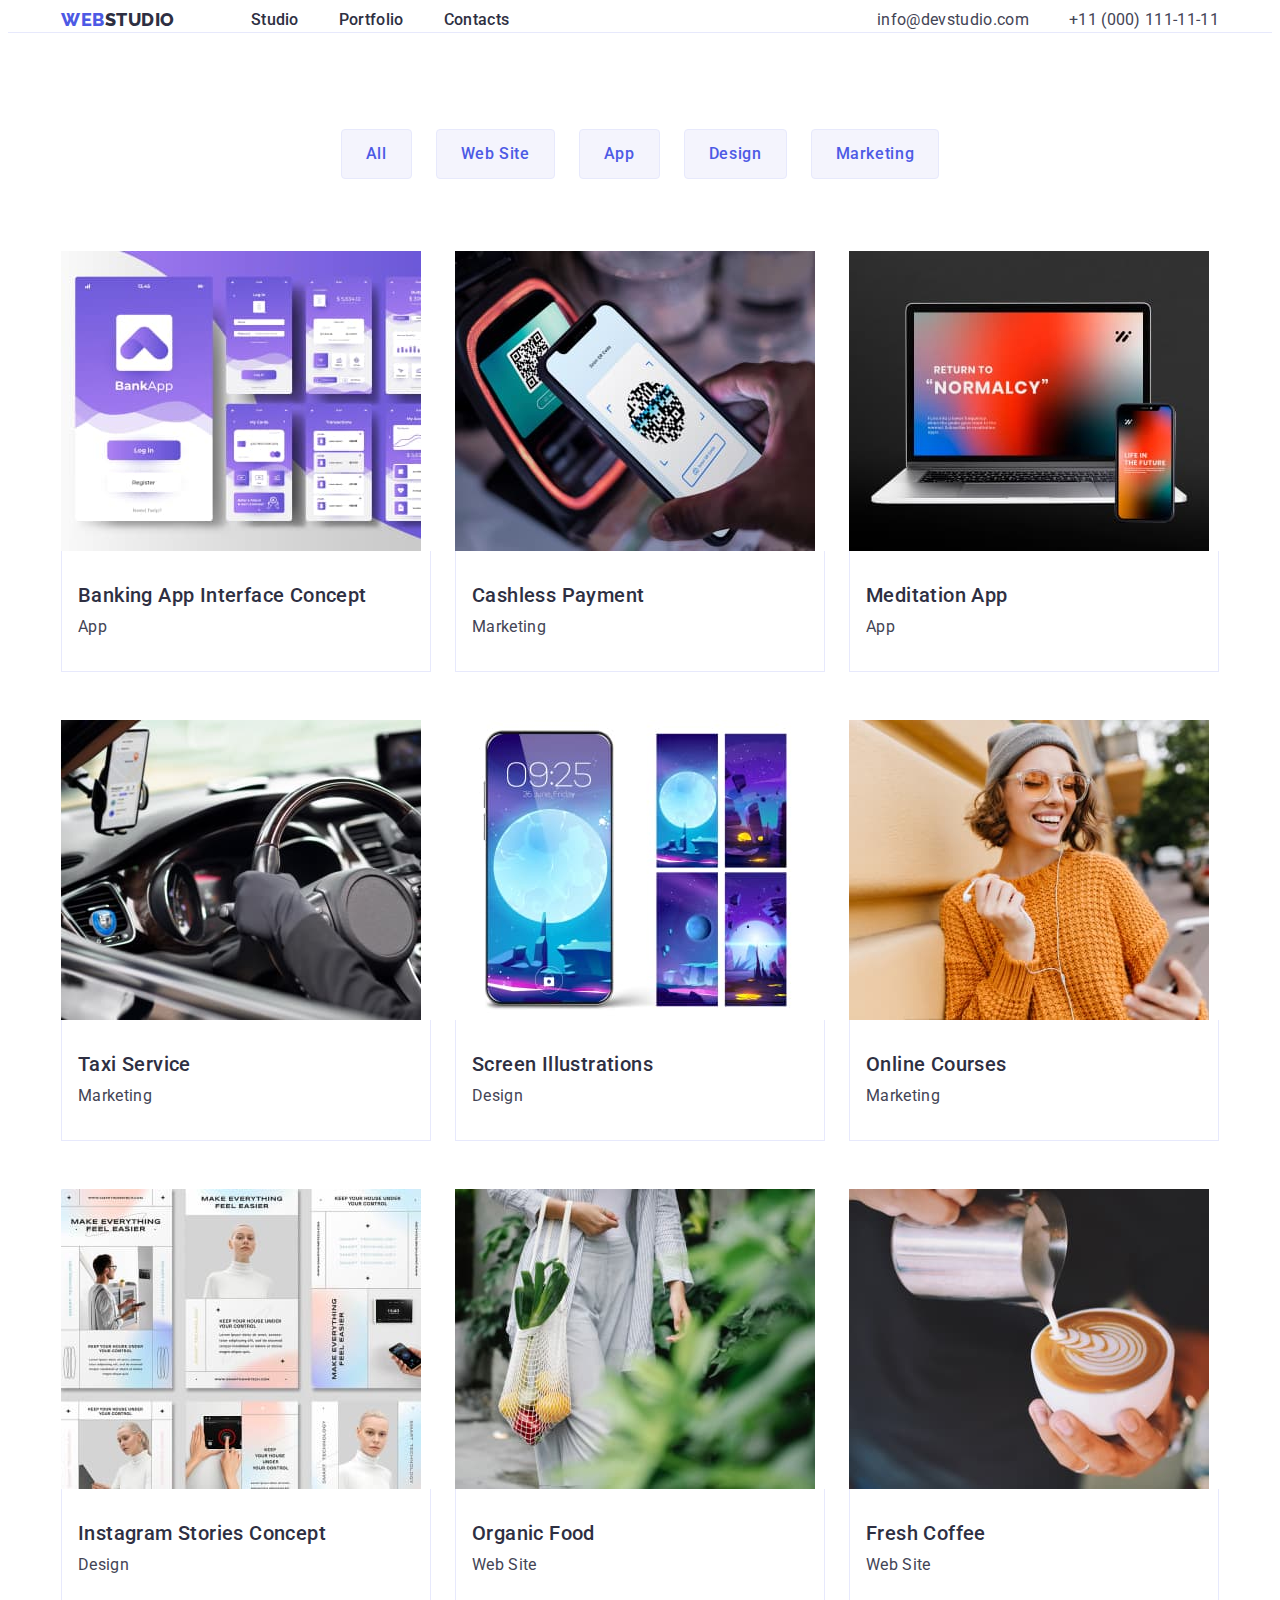
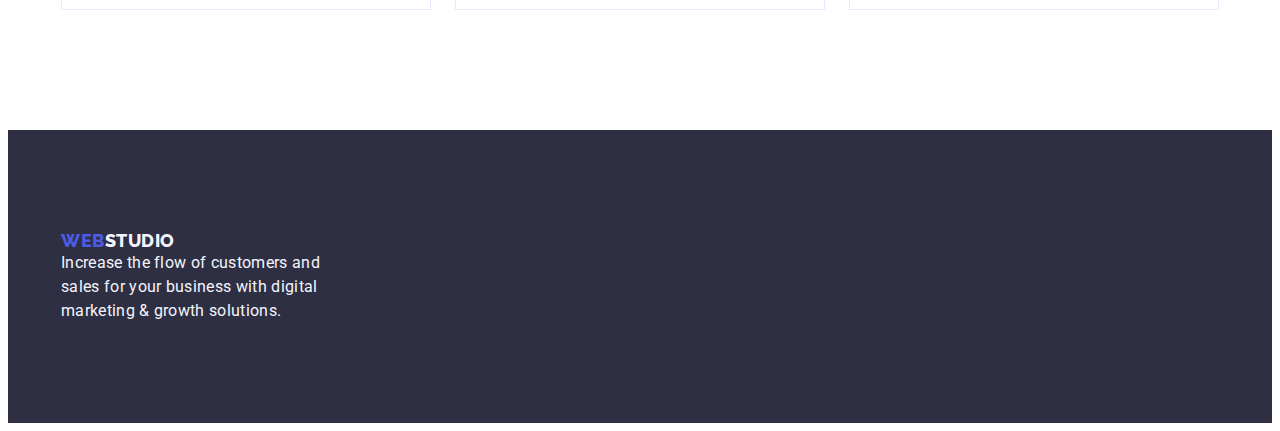
<file: portfolio.html>
<!DOCTYPE html>
<html lang="en">
  <head>
    <link rel="preconnect" href="https://fonts.googleapis.com" />
    <link rel="preconnect" href="https://fonts.gstatic.com" crossorigin />
    <link
      href="https://fonts.googleapis.com/css2?family=Raleway:wght@800&family=Roboto:wght@400;500;700;900&display=swap"
      rel="stylesheet"
    />
    <link
      rel="stylesheet"
      href="https://cdnjs.cloudflare.com/ajax/libs/modern-normalize/2.0.0/modern-normalize.min.css"
      integrity="sha512-4xo8blKMVCiXpTaLzQSLSw3KFOVPWhm/TRtuPVc4WG6kUgjH6J03IBuG7JZPkcWMxJ5huwaBpOpnwYElP/m6wg=="
      crossorigin="anonymous"
      referrerpolicy="no-referrer"
    />
    <link rel="stylesheet" href="./css/styles.css" />
    <meta charset="UTF-8" />
    <meta name="viewport" content="width=device-width, initial-scale=1.0" />
    <title>Portfolio</title>
  </head>
  <body>
    <header class="header">
      <div class="container header-wrap">
        <nav class="navigation">
          <a class="logo link" href="./index.html"
            >Web<span class="accent">Studio</span></a
          >
          <ul class="menu list">
            <li>
              <a class="link-studio link" href="./index.html">Studio</a>
            </li>
            <li>
              <a class="link-studio link" href="./portfolio.html">Portfolio</a>
            </li>
            <li><a class="link-studio link" href="">Contacts</a></li>
          </ul>
        </nav>
        <address class="address">
          <ul class="list">
            <li>
              <a class="mail link" href="mailto:info@devstudio.com"
                >info@devstudio.com</a
              >
            </li>
            <li>
              <a class="mail link" href="tel:+110001111111"
                >+11 (000) 111-11-11</a
              >
            </li>
          </ul>
        </address>
      </div>
    </header>
    <main>
      <section class="next-section-portfolio list">
        <div class="container">
          <h1 class="visually-hidden">disappear</h1>
          <ul class="filter-list list">
            <li>
              <button type="button" class="filter-all">All</button>
            </li>
            <li>
              <button type="button" class="filter-all">Web Site</button>
            </li>
            <li>
              <button type="button" class="filter-all">App</button>
            </li>
            <li>
              <button type="button" class="filter-all">Design</button>
            </li>
            <li>
              <button type="button" class="filter-all">Marketing</button>
            </li>
          </ul>
          <ul class="next-list list">
            <li class="next-link">
              <a class="ads link">
                <img
                  class="img"
                  src="./images/bankapp.jpg"
                  width="360"
                  height="300"
                  alt="Desktop a bank app"
                />
                <div class="ads-div">
                  <h2 class="heading_app">Banking App Interface Concept</h2>
                  <p class="acapit_app">App</p>
                </div>
              </a>
            </li>
            <li class="next-link">
              <a class="ads link">
                <img
                  class="img"
                  src="./images/qrcode.jpg"
                  width="360"
                  height="300"
                  alt="That a scan qr code"
                />
                <div class="ads-div">
                  <h2 class="heading_app">Cashless Payment</h2>
                  <p class="acapit_app">Marketing</p>
                </div>
              </a>
            </li>
            <li class="next-link">
              <a class="ads link">
                <img
                  class="img"
                  src="./images/laptop.jpg"
                  width="360"
                  height="300"
                  alt="laptop and phone"
                />
                <div class="ads-div">
                  <h2 class="heading_app">Meditation App</h2>
                  <p class="acapit_app">App</p>
                </div>
              </a>
            </li>
            <li class="next-link">
              <a class="ads link">
                <img
                  class="img"
                  src="./images/car.jpg"
                  width="360"
                  height="300"
                  alt="inside car"
                />
                <div class="ads-div">
                  <h2 class="heading_app">Taxi Service</h2>
                  <p class="acapit_app">Marketing</p>
                </div>
              </a>
            </li>
            <li class="next-link">
              <a class="ads link">
                <img
                  class="img"
                  src="./images/wallpapers.jpg"
                  width="360"
                  height="300"
                  alt="wallpapers in phone"
                />
                <div class="ads-div">
                  <h2 class="heading_app">Screen Illustrations</h2>
                  <p class="acapit_app">Design</p>
                </div>
              </a>
            </li>
            <li class="next-link">
              <a class="ads link">
                <img
                  class="img"
                  src="./images/orangewoman.jpg"
                  width="360"
                  alt="woman in orange glasses and orange sweater"
                />
                <div class="ads-div">
                  <h2 class="heading_app">Online Courses</h2>
                  <p class="acapit_app">Marketing</p>
                </div>
              </a>
            </li>
            <li class="next-link">
              <a class="ads link">
                <img
                  class="img"
                  src="./images/firma.jpg"
                  width="360"
                  alt="that a concept how to look a instagram"
                />
                <div class="ads-div">
                  <h2 class="heading_app">Instagram Stories Concept</h2>
                  <p class="acapit_app">Design</p>
                </div>
              </a>
            </li>
            <li class="next-link">
              <a class="ads link">
                <img
                  class="img"
                  src="./images/shopping.jpg"
                  width="360"
                  alt="woman has a bag with shopping"
                />
                <div class="ads-div">
                  <h2 class="heading_app">Organic Food</h2>
                  <p class="acapit_app">Web Site</p>
                </div>
              </a>
            </li>
            <li class="next-link">
              <a class="ads link">
                <img
                  class="img"
                  src="./images/coffe.jpg"
                  width="360"
                  alt="barist make a coffe"
                />
                <div class="ads-div">
                  <h2 class="heading_app">Fresh Coffee</h2>
                  <p class="acapit_app">Web Site</p>
                </div>
              </a>
            </li>
          </ul>
        </div>
      </section>
    </main>
    <footer class="footer">
      <div class="container">
        <a class="logo link" href="./index.html"
          >Web<span class="accent-footer">Studio</span></a
        >
        <p class="acapit-footer">
          Increase the flow of customers and sales for your business with
          digital marketing & growth solutions.
        </p>
      </div>
    </footer>
  </body>
</html>
</file>
<file: css/styles.css>
@import url('https://fonts.googleapis.com/css2?family=Raleway:wght@800&family=Roboto:wght@400;500;700;900&display=swap');
body{
    font-family: 'Roboto',sans-serif;
    color:var(--body-color);
    background-color: #ffffff;
}
.button-all:hover,
.button-all:focus{
    color:#ffffff;
    background-color: #404bbf;
    cursor:pointer;
}
.filter-all{
    cursor: pointer;
    background-color:var(--filter-all-background-color);
    color: var(--filter-all-color);
    font-size: 16px;
    font-family: 'Roboto',sans-serif;
    font-weight: 500;
    line-height: 1.5;
    letter-spacing: 0.04em;
    padding: 12px 24px;
    display: inline;
    border: 1px solid #e7e9fc;
    border-radius: 4px;
}
.filter-all:hover,
.filter-all:focus{
background-color: #404bbf;
color: #ffffff;
border: 1px solid transparent;

}
.service{
    background-color:var(--service-background-color);
    font-family: "Roboto",sans-serif;
    font-weight: 500;
    font-size: 16px;
    line-height: 1.5;
    letter-spacing: 0.04em;
    color: #ffffff;
    word-wrap: break-word;
    padding: 16px 32px;
    gap: 10px;
    margin-top: 48px;
    margin: 0 auto;
    cursor: pointer;
    display: block;
    min-width: 169px;
    height: 56px;
    border: none;
    border-radius: 4px;
}
.service:hover,
.service:focus{
    background-color: #404bbf;
}
:root{
--first-color:#4d5ae5;
--next-color:#2f2e42;
--body-color:#434455;
--logo-color:#4d5ae5;
--span-color:#2e2f42;
--link-color:#2e2f42;
--button-all-color:#ffffff;
--button-all-background-color:#404BBF;
--mail-color:#434455;
--link-studio-color:#2e2f42;
--filter-all-color:#4d5ae5;
--filter-all-background-color:#f4f4fd;
--heading_app-color:#2e2f42;
--acapit_app-color:#434455;
--service-background-color:#4d5ae5;
}
.logo{
    font-family: "Raleway", sans-serif;
    font-weight: 800;
    font-size:18px;
    line-height:1.17;
    letter-spacing:0.03em;
    text-transform: uppercase;
    color:var(--logo-color);
    margin-right: 76px;
    display: inline-block;
}
.logo-footer{
    font-family: "Raleway", sans-serif;
    font-weight: 800;
    font-size:18px;
    line-height:1.17;
    letter-spacing:0.03em;
    text-transform: uppercase;
    color:var(--logo-color);
    margin-right: 76px;
    display: inline-block;
    margin-bottom: 16px;
}
.accent{
    color:var(--span-color);
    text-decoration: none;
}
.list{
    list-style: none;
    margin: 0;
    padding-left: 0;
    display: flex;
    gap: 40px;
}
.link{
    text-decoration: none;
    
}
.-link{
    text-decoration: none;
}
.link:hover,
.link:focus{
    color: #404bbf;

}
.link-studio{
    font-weight: 500;
    font-size: 16px;
    line-height:1.5;
    letter-spacing: 0.02em;
    color:var(--link-studio-color);
    padding: 24px 0;
}
._link-studio{
    text-decoration: none;
}
.link-studio:hover,
.link-studio:focus{
    color:#404bbf;
}
.link-portfolio{
    font-weight: 500;
    font-size: 16px;
    line-height: 1.5;
    letter-spacing: 0.02em;
    color: var(--next-color);
    text-decoration: none;
}
.link-portfolio:hover,
.link-portfolio:focus {
    color: #404bbf;
}
.link-contacts{
    font-weight: 500;
    font-size: 16px;
    line-height: 1.5;
    letter-spacing: 0.02em;
    color: var(--next-color);
    text-decoration: none;
}
.link-contacts:hover,
.link-contacts:focus {
    color: #404bbf;
}
.address{
    font-style:normal;
}
.mail{
    font-size: 16px;
    line-height: 1.5;
    letter-spacing: 0.02em;
    color: var(--mail-color);

}
.first-section{
    background-color: #2e2f42;
    padding:188px 0;
    text-align: center;
    justify-content: center;
    background-image: url(/images/people-office.jpg);
    max-width: 1440px;
    margin: 0 auto;
}
.coments{
    color: #ffffff;
    font-size: 56px;
    line-height: 1.07;
    text-align: center;
    letter-spacing: 0.02em;
    max-width: 496px;
    margin: 0 auto;
    margin-bottom: 48px;
}
.next-section{
    list-style: none;
    padding-bottom: 120px;
    padding-top: 120px;
}
.-first-list{
 list-style: none;
}
.heading{
    font-weight: 500;
    font-size: 20px;
    line-height: 1.2;
    letter-spacing: 0.02em;
    color: #2e2f42;
    margin-bottom: 8px;
}
.heading_app{
    font-weight: 500;
    font-size: 20px;
    line-height: 1.2;
    letter-spacing: 0.02em;
    color: var(--heading_app-color);
    margin-bottom: 8px;
}
.acapit{
    font-size: 16px;
    line-height: 1.5;
    letter-spacing: 0.02em;
    color: #434455;
    
}
.acapit_app{
    font-size: 16px;
    line-height: 1.5;
    letter-spacing: 0.02em;
    color:var(--acapit_app-color);
}
.what-are{
font-size: 36px;
line-height: 1.11;
text-align: center;
letter-spacing: 0.02em;
text-transform: capitalize;
color: #2e2f42;
margin-bottom: 72px;
}
.pictures{
    list-style: none;
    display: flex;
    gap:24px;
}
.last-section{
    background-color: #f4f4fd;
    padding: 120px 0;
}
.our-team{
    font-size: 36px;
    line-height: 1.11;
    text-align: center;
    letter-spacing: 0.02em;
    text-transform: capitalize;
    color: #2e2f42;
    margin-bottom: 72px;
}
.faces{
    list-style: none;
}
.first-point{
    background-color: #ffffff;
    width: calc((100% - 72px)/4);
    border-radius: 0px 0px 4px 4px;
}
.footer{
    background-color: #2e2f42;
    padding: 100px 0;
}
.accent-footer{
    color: #f4f4fd;
}
.acapit-footer{
    line-height: 1.5;
    color: #f4f4fd;
    letter-spacing: 0.02em;
    max-width: 264px;
    margin: 0;
}
.container{
 width: 1158px;
 margin: 0 auto;
 padding: 0 15px;
}
.section{
    padding-top: 120px;
    padding-bottom: 120px;
}
.filter-list{
    display: flex;
    justify-content: center;
    gap: 24px;
    margin-bottom: 72px;
}
img {
    display: block;
    max-width: 100%;
    height: auto;
}
.header{
    border-bottom: 1px solid #e7e9fc;
}
.navigation{
    display: flex;
    align-items: center;
    margin-right: auto;
}
.menu{
    display: flex;
    gap: 40px;
}
.first{
    display: flex;
    gap: 24px;
}
.first-point-section{
    width: calc((100% - 3 * 16px) / 3)
}
.next-next-section{
    padding-bottom:120px ;
}
.list-lastlsection{
    display: flex;
    gap: 24px;
}
.container-employee{
    padding: 32px 0;
}
.heading-employee{
    text-align: center;
    margin-bottom: 8px;
}
.acapit-employee{
    text-align: center;
}
.heading-next-section{
    margin-bottom: 8px;
}
.next-section-portfolio{
    padding-top: 96px;
    padding-bottom: 120px;

}
.next-list{
    display: flex;
    flex-wrap: wrap;
    column-gap: 24px;
    row-gap: 48px;
}
.ads-div{
    padding: 32px 16px;
    border: 1px solid #e7e9fc;
    border-top: none;
}
h1,
h2,
h3,
h4,
h5,
h6,
p{
    margin: 0;
}
.header-wrap{
    display: flex;
    align-items: center;
}
.visually-hidden {
    position: absolute;
    width: 1px;
    height: 1px;
    margin: -1px;
    border: 0;
    padding: 0;
    white-space: nowrap;
    clip-path: inset(100%);
    clip: rect(0 0 0 0);
    overflow: hidden;
}
button {
    cursor: pointer;
    border: none;
    border-radius: 4px;
}
.button-all {
    cursor: pointer;
    color: var(--button-all-color);
    background-color: var(--button-all-background-color);
    font-size: 16px;
    font-family: 'Roboto', sans-serif;
    font-weight: 500;
    line-height: 1.5;
    letter-spacing: 0.04em;
}
.first-point-last-section{
    border-radius: 0px 0px 4px 4px;
}
.next-link{
    width: calc((100% - 48px)/3);
}
</file>
